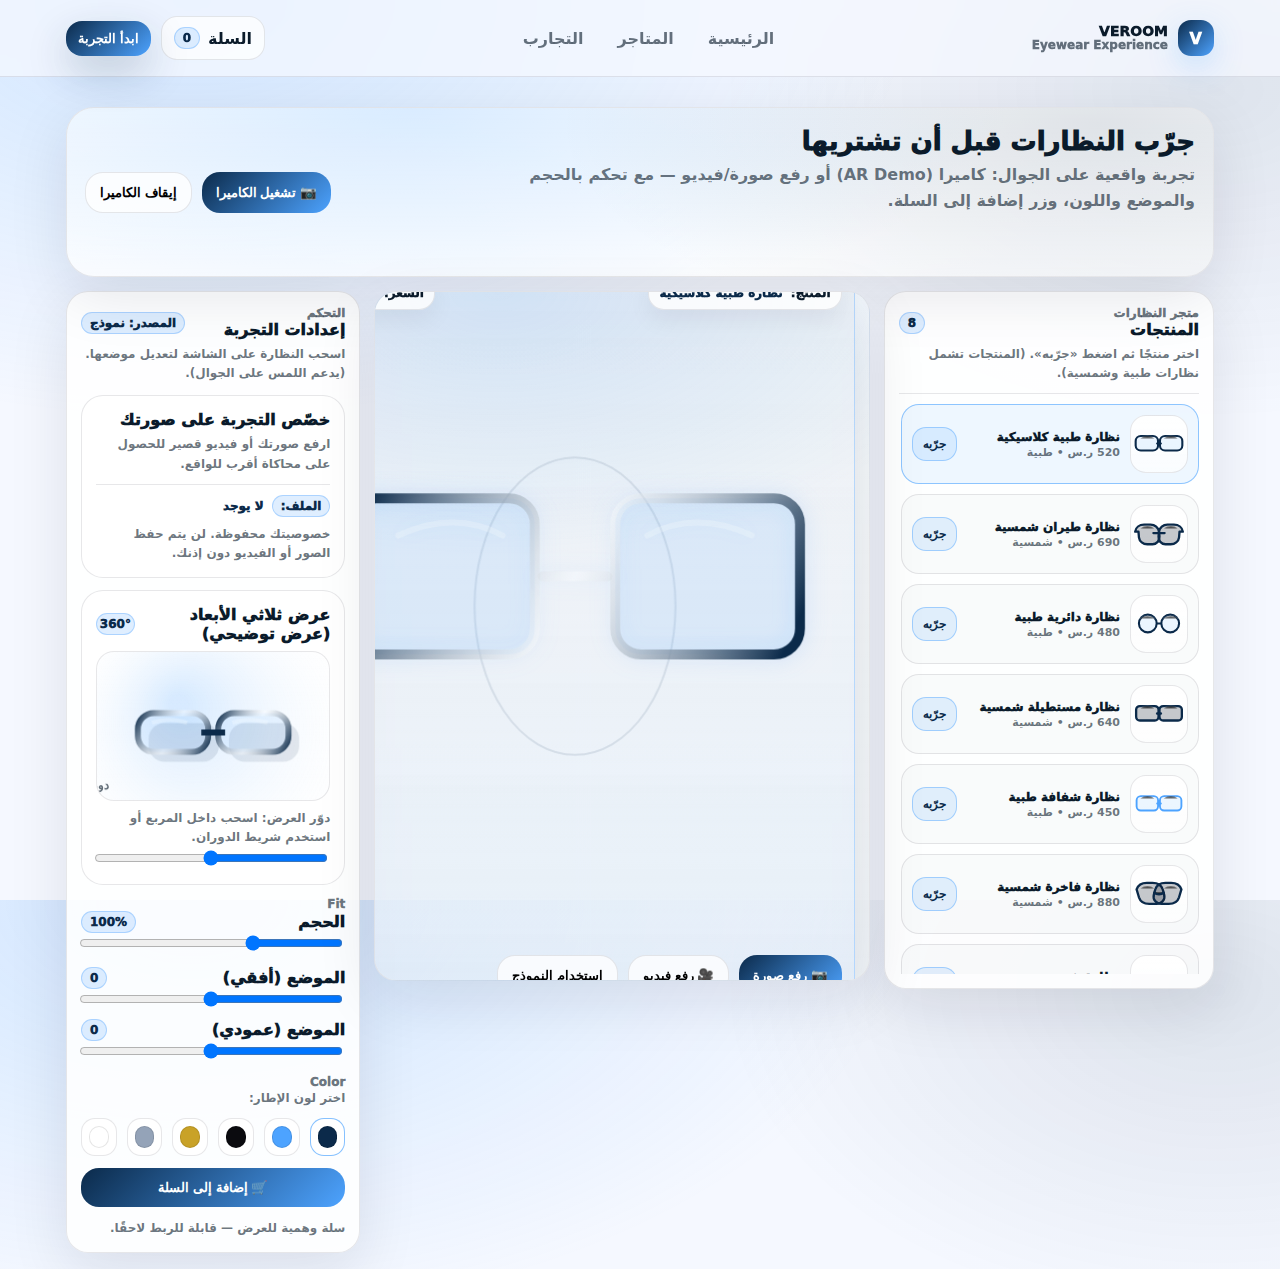
<file: NEW 24/index.html>
<!doctype html>
<html lang="ar" dir="rtl">
<head>
  <meta charset="utf-8"/>
  <meta name="viewport" content="width=device-width, initial-scale=1, viewport-fit=cover"/>
  <title>VEROOM | غرفة تجربة النظارات</title>
  <style>
    :root{
      --bg:#F5F8FF;
      --card:#FFFFFF;
      --line:rgba(15,23,42,.10);
      --text:#0B1B2B;
      --muted:rgba(11,27,43,.62);
      --p1:#0B2A4A;
      --p2:#4DA3FF;
      --shadow: 0 18px 60px rgba(15,23,42,.10);
      --r:22px;
    }
    *{box-sizing:border-box}
    html,body{height:100%}
    body{
      margin:0;
      font-family: system-ui, -apple-system, "Segoe UI", Roboto, Arial;
      background:
        radial-gradient(1200px 700px at 15% 0%, rgba(77,163,255,.22), transparent 60%),
        radial-gradient(900px 600px at 95% 10%, rgba(11,42,74,.10), transparent 55%),
        var(--bg);
      color:var(--text);
    }
    a{color:inherit;text-decoration:none}
    .container{max-width:1180px;margin:0 auto;padding:16px}
    .topbar{
      position:sticky;top:0;z-index:50;
      backdrop-filter: blur(14px);
      background: rgba(245,248,255,.72);
      border-bottom:1px solid var(--line);
    }
    .nav{display:flex;align-items:center;justify-content:space-between;gap:12px}
    .brand{display:flex;align-items:center;gap:10px;font-weight:900}
    .vmark{
      width:36px;height:36px;border-radius:13px;
      background: linear-gradient(135deg, var(--p1), var(--p2));
      display:grid;place-items:center;
      box-shadow: 0 10px 30px rgba(77,163,255,.25);
    }
    .vmark span{color:white;font-weight:1000;font-size:16px;letter-spacing:.5px}
    .menu{display:flex;gap:10px;align-items:center;color:var(--muted);font-weight:900}
    .menu a{padding:10px 12px;border-radius:14px}
    .menu a:hover{background:rgba(77,163,255,.10);color:var(--text)}
    .actions{display:flex;gap:10px;align-items:center}
    .pill{
      padding:10px 12px;border-radius:16px;border:1px solid var(--line);
      background: rgba(255,255,255,.72);
      font-weight:900;
      display:inline-flex;gap:8px;align-items:center;
    }
    .pill.primary{
      border:none;color:white;
      background: linear-gradient(135deg, var(--p1), var(--p2));
      box-shadow: 0 16px 40px rgba(11,42,74,.22);
    }
    .badge{
      display:inline-flex;align-items:center;justify-content:center;
      min-width:22px;height:22px;border-radius:999px;
      background: rgba(77,163,255,.18);
      border:1px solid rgba(77,163,255,.35);
      font-weight:1000;color:var(--p1);padding:0 8px;font-size:12px;
    }

    .hero{
      margin-top:14px;
      border-radius:28px;
      background: linear-gradient(180deg, rgba(255,255,255,.92), rgba(255,255,255,.78));
      border:1px solid var(--line);
      box-shadow: var(--shadow);
      overflow:hidden;
      position:relative;
      min-height:170px;
    }
    .hero .bg{
      position:absolute; inset:0;
      background:
        radial-gradient(1000px 340px at 30% 0%, rgba(77,163,255,.20), transparent 60%),
        radial-gradient(900px 360px at 90% 10%, rgba(11,42,74,.12), transparent 60%);
    }
    .hero .content{
      position:relative; z-index:2;
      padding:18px 18px 16px;
      display:flex;align-items:flex-end;justify-content:space-between;gap:16px;flex-wrap:wrap;
    }
    .hero h1{margin:0;font-size:26px;font-weight:1000}
    .hero p{margin:6px 0 0;color:var(--muted);font-weight:800;line-height:1.6;max-width:720px}
    .hero .cta{display:flex;gap:10px;flex-wrap:wrap}
    .btn{
      padding:12px 14px;border-radius:18px;border:1px solid var(--line);
      background: rgba(255,255,255,.78);
      font-weight:1000;cursor:pointer;
      display:inline-flex;gap:8px;align-items:center;justify-content:center;
      user-select:none;
    }
    .btn.primary{
      border:none;color:white;
      background: linear-gradient(135deg, var(--p1), var(--p2));
    }
    .btn:hover{filter:brightness(1.01)}

    .grid{
      display:grid;
      grid-template-columns: .92fr 1.38fr .82fr;
      gap:14px;
      margin-top:14px;
      align-items:start;
    }
    .card{
      background: rgba(255,255,255,.88);
      border:1px solid var(--line);
      border-radius: var(--r);
      box-shadow: var(--shadow);
    }
    .pad{padding:14px}
    .kicker{color:var(--muted);font-weight:1000;font-size:12px}
    .title{font-weight:1000;font-size:16px;margin:0}
    .sub{color:var(--muted);font-weight:850;font-size:12px;line-height:1.6;margin-top:6px}

    .leftList{display:grid;gap:10px;max-height:calc(100vh - 330px);overflow:auto;padding-left:2px}
    .item{
      display:flex;gap:10px;align-items:center;
      padding:10px;border-radius:18px;border:1px solid var(--line);
      background: rgba(11,42,74,.02);
      cursor:pointer;
    }
    .item.active{border-color:rgba(77,163,255,.60);background:rgba(77,163,255,.09)}
    .thumb{
      width:58px;height:58px;border-radius:16px;
      background: linear-gradient(180deg, rgba(255,255,255,.95), rgba(255,255,255,.70));
      border:1px solid var(--line);
      display:grid;place-items:center;overflow:hidden;
    }
    .thumb svg{width:56px;height:32px}
    .itTitle{font-weight:1000;font-size:12px}
    .itMeta{font-weight:900;color:var(--muted);font-size:11px;margin-top:2px}
    .tryBtn{
      margin-right:auto;
      padding:9px 10px;border-radius:14px;border:1px solid rgba(77,163,255,.45);
      background: rgba(77,163,255,.14);
      color: var(--p1);font-weight:1000;font-size:12px;
    }

    .viewer{
      position:relative;overflow:hidden;border-radius:22px;
      min-height:690px;
      background:
        radial-gradient(900px 480px at 25% 0%, rgba(77,163,255,.18), transparent 55%),
        linear-gradient(180deg, rgba(255,255,255,.92), rgba(255,255,255,.74));
    }
    .stage{position:absolute; inset:0; display:grid; place-items:center; padding:14px}
    .phone{
      width:min(560px, 94vw);
      aspect-ratio: 3/4;
      border-radius: 28px;
      border: 1px solid rgba(77,163,255,.35);
      background: linear-gradient(180deg, rgba(11,42,74,.06), rgba(77,163,255,.08));
      box-shadow: 0 30px 90px rgba(11,42,74,.18);
      overflow:hidden;
      position:relative;
    }
    video, canvas{position:absolute; inset:0; width:100%; height:100%; object-fit:cover}
    #overlayCanvas{pointer-events:auto}
    .phoneTop{
      position:absolute;top:12px;right:12px;left:12px;
      display:flex;justify-content:space-between;gap:10px;z-index:3;
    }
    .chip{
      padding:9px 10px;border-radius:16px;border:1px solid var(--line);
      background: rgba(255,255,255,.82);
      font-weight:1000;font-size:12px;
      display:flex;gap:8px;align-items:center;
      box-shadow: 0 10px 25px rgba(15,23,42,.06);
    }
    .chip b{color:var(--p1)}
    .phoneBottom{
      position:absolute;bottom:12px;right:12px;left:12px;
      display:flex;gap:10px;flex-wrap:wrap;z-index:3;
    }

    .controls{display:grid;gap:12px}
    .row{display:flex;justify-content:space-between;gap:12px;align-items:center}
    .range{width:100%}
    .colors{display:grid;grid-template-columns:repeat(6,1fr);gap:10px}
    .cbtn{height:38px;border-radius:14px;border:1px solid var(--line);background:white;cursor:pointer;position:relative;overflow:hidden}
    .cbtn::before{content:"";position:absolute;inset:7px;border-radius:10px;background:var(--c);box-shadow: inset 0 0 0 1px rgba(0,0,0,.10)}
    .cbtn.active{border-color:rgba(77,163,255,.68)}
    .hr{height:1px;background:var(--line);margin:10px 0}
    .small{font-size:12px;color:var(--muted);font-weight:850;line-height:1.6}
    .mini3d{
      height:150px;border-radius:18px;border:1px solid var(--line);
      background: linear-gradient(180deg, rgba(255,255,255,.92), rgba(255,255,255,.70));
      position:relative; overflow:hidden;
    }
    #mini3d{width:100%;height:100%}
    .toast{
      position:fixed;left:50%;transform:translateX(-50%);
      bottom:18px;z-index:999;
      background: rgba(255,255,255,.94);
      border:1px solid var(--line);
      border-radius:18px;
      padding:12px 14px;
      box-shadow: var(--shadow);
      display:none;
      font-weight:1000;
    }
    .fileHint{display:flex;gap:8px;align-items:center;flex-wrap:wrap}
    .fileName{font-weight:1000;color:var(--p1);font-size:12px}

    @media (max-width: 1020px){
      .grid{grid-template-columns:1fr;gap:12px}
      .leftList{max-height:none}
      .viewer{min-height:640px}
      .menu{display:none}
    }
    @media (max-width: 560px){
      .container{padding:12px}
      .hero h1{font-size:22px}
      .btn{flex:1}
      .phoneBottom{gap:8px}
    }
  </style>
</head>
<body>

  <noscript>
    <div style="max-width:980px;margin:16px auto;padding:14px 16px;border-radius:18px;border:1px solid rgba(15,23,42,.15);background:#fff;font-family:system-ui,-apple-system,Segoe UI,Roboto,Arial;color:#0B1B2B;line-height:1.7">
      <div style="font-weight:900;font-size:16px;margin-bottom:6px">⚠️ المتصفح لا يشغّل JavaScript</div>
      <div>هذا النموذج يحتاج JavaScript لعرض المنتجات وتشغيل الأزرار. إذا كنت تفتح الملف داخل “المعاينة/Preview” في تطبيق الملفات على الآيفون، اضغط <b>مشاركة</b> ثم <b>فتح في Safari</b>.</div>
    </div>
  </noscript>

  <div class="topbar">
    <div class="container nav">
      <div class="brand">
        <div class="vmark"><span>V</span></div>
        <div>
          <div style="font-size:14px;line-height:1;font-weight:1000">VEROOM</div>
          <div class="kicker">Eyewear Experience</div>
        </div>
      </div>

      <div class="menu">
        <a href="#" onclick="return false;">الرئيسية</a>
        <a href="#" onclick="return false;">المتاجر</a>
        <a href="#" onclick="return false;">التجارب</a>
      </div>

      <div class="actions">
        <a class="pill" href="#" onclick="return false;">السلة <span class="badge" id="cartCount">0</span></a>
        <button class="pill primary" id="goTry" type="button">ابدأ التجربة</button>
      </div>
    </div>
  </div>

  <main class="container">
    <section class="hero" aria-label="Hero">
      <div class="bg"></div>
      <div class="content">
        <div>
          <h1>جرّب النظارات قبل أن تشتريها</h1>
          <p>تجربة واقعية على الجوال: كاميرا (AR Demo) أو رفع صورة/فيديو — مع تحكم بالحجم والموضع واللون، وزر إضافة إلى السلة.</p>
        </div>
        <div class="cta">
          <button class="btn primary" id="startCam" type="button">📷 تشغيل الكاميرا</button>
          <button class="btn" id="stopCam" type="button">إيقاف الكاميرا</button>
        </div>
      </div>
    </section>

    <section class="grid">
      <aside class="card pad">
        <div class="row">
          <div>
            <div class="kicker">متجر النظارات</div>
            <div class="title">المنتجات</div>
          </div>
          <span class="badge">8</span>
        </div>
        <div class="sub">اختر منتجًا ثم اضغط «جرّبه». (المنتجات تشمل نظارات طبية وشمسية).</div>
        <div class="hr"></div>
        
<div id="list" class="leftList">
  <div style="padding:12px;border-radius:18px;border:1px dashed rgba(11,42,74,.25);background:rgba(77,163,255,.08);font-weight:900">
    إذا لم تظهر المنتجات أو لم تعمل الأزرار: افتح <b>index.html</b> في متصفح <b>Safari/Chrome</b> (وليس داخل المعاينة).
  </div>
  <div style="display:grid;gap:10px">
    <div class="item"><div class="thumb"></div><div><div class="itTitle">نظارة طبية كلاسيكية</div><div class="itMeta">520 ر.س • طبية</div></div><button class="tryBtn" type="button" disabled>جرّبه</button></div>
    <div class="item"><div class="thumb"></div><div><div class="itTitle">نظارة طيران شمسية</div><div class="itMeta">690 ر.س • شمسية</div></div><button class="tryBtn" type="button" disabled>جرّبه</button></div>
    <div class="item"><div class="thumb"></div><div><div class="itTitle">نظارة فاخرة شمسية</div><div class="itMeta">880 ر.س • شمسية</div></div><button class="tryBtn" type="button" disabled>جرّبه</button></div>
  </div>
</div>

      </aside>

      <section class="card viewer" aria-label="Try-On Viewer">
        <div class="stage">
          <div class="phone" id="phone">
            <div class="phoneTop">
              <div class="chip">المنتج: <b id="currentName">—</b></div>
              <div class="chip">السعر: <b id="currentPrice">—</b></div>
            </div>

            <video id="video" autoplay playsinline muted></video>
            <canvas id="bgCanvas"></canvas>
            <canvas id="overlayCanvas"></canvas>

            <div class="phoneBottom">
              <button class="btn primary" id="uploadPhotoBtn" type="button">📷 رفع صورة</button>
              <button class="btn" id="uploadVideoBtn" type="button">🎥 رفع فيديو</button>
              <button class="btn" id="useDemo" type="button">استخدام النموذج</button>
            </div>

            <input id="photoInput" type="file" accept="image/*" hidden>
            <input id="videoInput" type="file" accept="video/*" hidden>
          </div>
        </div>
      </section>

      <aside class="card pad controls" aria-label="Controls">
        <div>
          <div class="row">
            <div>
              <div class="kicker">التحكم</div>
              <div class="title">إعدادات التجربة</div>
            </div>
            <span class="badge" id="sourceLabel">المصدر: نموذج</span>
          </div>
          <div class="small" style="margin-top:6px">اسحب النظارة على الشاشة لتعديل موضعها. (يدعم اللمس على الجوال).</div>
        </div>

        <div class="card pad" style="box-shadow:none;background:rgba(255,255,255,.66)">
          <div style="font-weight:1000;margin-bottom:6px">خصّص التجربة على صورتك</div>
          <div class="small">ارفع صورتك أو فيديو قصير للحصول على محاكاة أقرب للواقع.</div>
          <div class="hr"></div>
          <div class="fileHint">
            <span class="badge">الملف:</span>
            <span class="fileName" id="fileName">لا يوجد</span>
          </div>
          <div class="small" style="margin-top:8px">خصوصيتك محفوظة. لن يتم حفظ الصور أو الفيديو دون إذنك.</div>
        </div>

        <div class="card pad" style="box-shadow:none;background:rgba(255,255,255,.66)">
          <div class="row" style="margin-bottom:8px">
            <div style="font-weight:1000">عرض ثلاثي الأبعاد (عرض توضيحي)</div>
            <span class="badge">360°</span>
          </div>
          <div class="mini3d">
            <canvas id="mini3d"></canvas>
          </div>
          <div class="small" style="margin-top:8px">دوّر العرض: اسحب داخل المربع أو استخدم شريط الدوران.</div>
          <input class="range" id="rot" type="range" min="-3.14" max="3.14" step="0.01" value="0">
        </div>

        <div>
          <div class="kicker">Fit</div>
          <div class="row">
            <div style="font-weight:1000">الحجم</div>
            <div class="badge" id="scaleVal">100%</div>
          </div>
          <input class="range" id="scale" type="range" min="0.70" max="1.60" step="0.01" value="1.00">
        </div>

        <div>
          <div class="row">
            <div style="font-weight:1000">الموضع (أفقي)</div>
            <div class="badge" id="xVal">0</div>
          </div>
          <input class="range" id="x" type="range" min="-140" max="140" step="1" value="0">

          <div class="row" style="margin-top:8px">
            <div style="font-weight:1000">الموضع (عمودي)</div>
            <div class="badge" id="yVal">0</div>
          </div>
          <input class="range" id="y" type="range" min="-160" max="160" step="1" value="0">
        </div>

        <div>
          <div class="kicker">Color</div>
          <div class="small">اختر لون الإطار:</div>
          <div id="colors" class="colors" style="margin-top:10px"></div>
        </div>

        <button class="btn primary" id="addCart" type="button">🛒 إضافة إلى السلة</button>
        <div class="small">سلة وهمية للعرض — قابلة للربط لاحقًا.</div>
      </aside>
    </section>
  </main>

  <div class="toast" id="toast">—</div>

  <script>
    const $ = (s)=>document.querySelector(s);
    const $$ = (s)=>Array.from(document.querySelectorAll(s));

    const catalog = [
      {id:'g1', name:'نظارة طبية كلاسيكية', price:'520 ر.س', model:'classic', kind:'optical', tint:'#0B2A4A'},
      {id:'g2', name:'نظارة طيران شمسية',   price:'690 ر.س', model:'aviator', kind:'sun',     tint:'#0B2A4A'},
      {id:'g3', name:'نظارة دائرية طبية',   price:'480 ر.س', model:'round',   kind:'optical', tint:'#0B2A4A'},
      {id:'g4', name:'نظارة مستطيلة شمسية', price:'640 ر.س', model:'rect',    kind:'sun',     tint:'#0B2A4A'},
      {id:'g5', name:'نظارة شفافة طبية',    price:'450 ر.س', model:'clear',   kind:'optical', tint:'#4DA3FF'},
      {id:'g6', name:'نظارة فاخرة شمسية',   price:'880 ر.س', model:'lux',     kind:'sun',     tint:'#0B2A4A'},
      {id:'g7', name:'نظارة شمسية عريضة',   price:'720 ر.س', model:'wide',    kind:'sun',     tint:'#0B2A4A'},
      {id:'g8', name:'نظارة شمسية مستديرة', price:'610 ر.س', model:'sunround',kind:'sun',     tint:'#0B2A4A'},
    ];

    const state = {
      current: catalog[0],
      scale: 1.0, x: 0, y: 0,
      color: '#0B2A4A',
      rotation: 0,
      useUpload: false,
      uploadedImage: null,
      camOn: false
    };

    function toast(msg){
      const t = $("#toast");
      t.textContent = msg;
      t.style.display = "block";
      clearTimeout(toast._t);
      toast._t = setTimeout(()=> t.style.display="none", 2200);
    }

    function glassesThumbSVG(p){
      const stroke = p.tint;
      const lens = p.kind==='sun' ? 'rgba(15,23,42,.24)' : 'rgba(77,163,255,.10)';
      const glare = 'rgba(255,255,255,.22)';
      const sw = p.kind==='sun' ? 10 : 9;
      const shapes = {
        classic: `<rect x="20" y="26" width="96" height="62" rx="22" fill="${lens}" stroke="${stroke}" stroke-width="${sw}"/>
                 <rect x="124" y="26" width="96" height="62" rx="22" fill="${lens}" stroke="${stroke}" stroke-width="${sw}"/>
                 <path d="M112 58h16" stroke="${stroke}" stroke-width="${sw}" stroke-linecap="round"/>`,
        aviator:`<path d="M18 50c2-18 18-30 38-30h28c18 0 34 12 36 30l2 20c2 18-12 34-30 34H70c-18 0-34-12-36-30l-2-24z"
                   fill="${lens}" stroke="${stroke}" stroke-width="${sw}" stroke-linejoin="round"/>
                 <path d="M222 50c-2-18-18-30-38-30h-28c-18 0-34 12-36 30l-2 20c-2 18 12 34 30 34h22c18 0 34-12 36-30l2-24z"
                   fill="${lens}" stroke="${stroke}" stroke-width="${sw}" stroke-linejoin="round"/>
                 <path d="M96 56h48" stroke="${stroke}" stroke-width="${sw}" stroke-linecap="round"/>`,
        round:  `<circle cx="72" cy="58" r="38" fill="${lens}" stroke="${stroke}" stroke-width="${sw}"/>
                 <circle cx="168" cy="58" r="38" fill="${lens}" stroke="${stroke}" stroke-width="${sw}"/>
                 <path d="M112 58h16" stroke="${stroke}" stroke-width="${sw}" stroke-linecap="round"/>`,
        rect:   `<rect x="22" y="26" width="96" height="62" rx="16" fill="${lens}" stroke="${stroke}" stroke-width="${sw}"/>
                 <rect x="122" y="26" width="96" height="62" rx="16" fill="${lens}" stroke="${stroke}" stroke-width="${sw}"/>
                 <path d="M112 58h16" stroke="${stroke}" stroke-width="${sw}" stroke-linecap="round"/>`,
        clear:  `<rect x="24" y="26" width="92" height="62" rx="18" fill="${lens}" stroke="${stroke}" stroke-width="8"/>
                 <rect x="124" y="26" width="92" height="62" rx="18" fill="${lens}" stroke="${stroke}" stroke-width="8"/>
                 <path d="M112 58h16" stroke="${stroke}" stroke-width="8" stroke-linecap="round"/>`,
        lux:    `<path d="M24 40c6-18 22-28 44-28h24c22 0 38 10 44 28l6 22c6 22-10 40-32 40H78c-22 0-38-10-44-28l-10-34z"
                   fill="${lens}" stroke="${stroke}" stroke-width="${sw}" stroke-linejoin="round"/>
                 <path d="M216 40c-6-18-22-28-44-28h-24c-22 0-38 10-44 28l-6 22c-6 22 10 40 32 40h32c22 0 38-10 44-28l10-34z"
                   fill="${lens}" stroke="${stroke}" stroke-width="${sw}" stroke-linejoin="round"/>
                 <path d="M100 54c10 10 30 10 40 0" stroke="${stroke}" stroke-width="${sw}" stroke-linecap="round"/>`,
        wide:   `<rect x="12" y="28" width="104" height="60" rx="26" fill="${lens}" stroke="${stroke}" stroke-width="${sw}"/>
                 <rect x="124" y="28" width="104" height="60" rx="26" fill="${lens}" stroke="${stroke}" stroke-width="${sw}"/>
                 <path d="M112 58h16" stroke="${stroke}" stroke-width="${sw}" stroke-linecap="round"/>`,
        sunround:`<circle cx="72" cy="58" r="40" fill="${lens}" stroke="${stroke}" stroke-width="${sw}"/>
                  <circle cx="168" cy="58" r="40" fill="${lens}" stroke="${stroke}" stroke-width="${sw}"/>
                  <path d="M112 58h16" stroke="${stroke}" stroke-width="${sw}" stroke-linecap="round"/>`,
      };
      const s = shapes[p.model] || shapes.classic;
      return `<svg viewBox="0 0 240 120" xmlns="http://www.w3.org/2000/svg">
        ${s}
        <path d="M40 36c18-14 44-14 60 0" stroke="${glare}" stroke-width="8" stroke-linecap="round" opacity=".6"/>
        <path d="M140 36c18-14 44-14 60 0" stroke="${glare}" stroke-width="8" stroke-linecap="round" opacity=".6"/>
      </svg>`;
    }

    function renderList(){
      const list = $("#list");
      list.innerHTML = catalog.map(p=>`
        <div class="item ${p.id===state.current.id?'active':''}" data-id="${p.id}">
          <div class="thumb">${glassesThumbSVG(p)}</div>
          <div>
            <div class="itTitle">${p.name}</div>
            <div class="itMeta">${p.price} • ${p.kind==='sun'?'شمسية':'طبية'}</div>
          </div>
          <button class="tryBtn" type="button">جرّبه</button>
        </div>
      `).join("");

      $$("#list .item").forEach(el=>{
        el.addEventListener("click", ()=>{
          const p = catalog.find(x=>x.id===el.dataset.id);
          if(p) setCurrent(p);
        });
      });
    }

    function setCurrent(p){
      state.current = p;
      $("#currentName").textContent = p.name;
      $("#currentPrice").textContent = p.price;
      state.color = p.tint;
      setColor(state.color, true);
      renderList();
      drawOverlay();
      drawMini3D();
    }

    function setColor(hex, silent=false){
      state.color = hex;
      $$("#colors .cbtn").forEach(b=> b.classList.toggle("active", b.dataset.c === hex));
      if(!silent){ drawOverlay(); drawMini3D(); }
    }

    async function startCamera(){
      const video = $("#video");
      try{
        const stream = await navigator.mediaDevices.getUserMedia({video:{facingMode:"user"}, audio:false});
        video.srcObject = stream;
        state.camOn = true;
        state.useUpload = false;
        $("#sourceLabel").textContent = "المصدر: كاميرا";
        $("#fileName").textContent = "لا يوجد";
        toast("✅ تم تشغيل الكاميرا");
      }catch(e){
        toast("⚠️ تعذر تشغيل الكاميرا. استخدم رفع صورة/فيديو.");
      }
      drawOverlay();
    }
    function stopCamera(){
      const video = $("#video");
      const s = video.srcObject;
      if(s){ s.getTracks().forEach(t=>t.stop()); video.srcObject=null; }
      state.camOn = false;
      toast("تم إيقاف الكاميرا");
      drawOverlay();
    }

    function bindUpload(){
      $("#uploadPhotoBtn").addEventListener("click", ()=> $("#photoInput").click());
      $("#uploadVideoBtn").addEventListener("click", ()=> $("#videoInput").click());

      $("#photoInput").addEventListener("change", (e)=>{
        const f = e.target.files && e.target.files[0];
        if(!f) return;
        const url = URL.createObjectURL(f);
        const img = new Image();
        img.onload = ()=>{
          state.uploadedImage = img;
          state.useUpload = true;
          $("#sourceLabel").textContent = "المصدر: صورة";
          $("#fileName").textContent = f.name;
          toast("✅ تم إرفاق الصورة");
          drawOverlay();
        };
        img.src = url;
      });

      $("#videoInput").addEventListener("change", async (e)=>{
        const f = e.target.files && e.target.files[0];
        if(!f) return;
        const url = URL.createObjectURL(f);
        const v = document.createElement("video");
        v.src = url;
        v.muted = true;
        v.playsInline = true;
        try{ await v.play(); }catch(_){}
        v.currentTime = 0.25;
        v.onloadeddata = ()=>{
          const c = document.createElement("canvas");
          c.width = v.videoWidth || 720;
          c.height = v.videoHeight || 960;
          const cx = c.getContext("2d");
          cx.drawImage(v,0,0,c.width,c.height);
          const img = new Image();
          img.onload = ()=>{
            state.uploadedImage = img;
            state.useUpload = true;
            $("#sourceLabel").textContent = "المصدر: فيديو";
            $("#fileName").textContent = f.name;
            toast("✅ تم إرفاق الفيديو (عرض لقطة)");
            drawOverlay();
          };
          img.src = c.toDataURL("image/jpeg", 0.92);
          v.pause();
        };
      });

      $("#useDemo").addEventListener("click", ()=>{
        state.useUpload = false;
        state.uploadedImage = null;
        $("#sourceLabel").textContent = state.camOn ? "المصدر: كاميرا" : "المصدر: نموذج";
        $("#fileName").textContent = "لا يوجد";
        toast("تم استخدام النموذج");
        drawOverlay();
      });
    }

    function drawOverlay(){
      const phone = $("#phone");
      const rect = phone.getBoundingClientRect();

      const bg = $("#bgCanvas");
      const bgx = bg.getContext("2d");
      const ov = $("#overlayCanvas");
      const ctx = ov.getContext("2d");

      const w = Math.round(rect.width * devicePixelRatio);
      const h = Math.round(rect.height * devicePixelRatio);
      bg.width = w; bg.height = h;
      ov.width = w; ov.height = h;
      bgx.setTransform(devicePixelRatio,0,0,devicePixelRatio,0,0);
      ctx.setTransform(devicePixelRatio,0,0,devicePixelRatio,0,0);
      bgx.clearRect(0,0,rect.width,rect.height);
      ctx.clearRect(0,0,rect.width,rect.height);

      if(state.useUpload && state.uploadedImage){
        const img = state.uploadedImage;
        const iw = img.width, ih = img.height;
        const rw = rect.width, rh = rect.height;
        const s = Math.max(rw/iw, rh/ih);
        const dw = iw*s, dh = ih*s;
        const dx = (rw - dw)/2;
        const dy = (rh - dh)/2;
        bgx.drawImage(img, dx, dy, dw, dh);
      }else{
        const g = bgx.createLinearGradient(0,0,0,rect.height);
        g.addColorStop(0,"rgba(255,255,255,0)");
        g.addColorStop(1,"rgba(11,42,74,.03)");
        bgx.fillStyle = g;
        bgx.fillRect(0,0,rect.width,rect.height);
        bgx.fillStyle = "rgba(11,42,74,.08)";
        bgx.beginPath();
        bgx.ellipse(rect.width/2, rect.height*0.46, rect.width*0.18, rect.height*0.20, 0, 0, Math.PI*2);
        bgx.strokeStyle = "rgba(11,42,74,.10)";
        bgx.lineWidth = 2;
        bgx.stroke();
      }

      const cx = rect.width/2 + state.x;
      const cy = rect.height*0.42 + state.y;
      const baseW = rect.width*0.72*state.scale;
      const baseH = rect.height*0.25*state.scale;

      const frame = state.color;
      const isSun = state.current.kind === 'sun';
      const lensTint = isSun ? "rgba(15,23,42,.32)" : "rgba(77,163,255,.10)";

      function roundRect(x,y,w,h,r){
        const rr = Math.min(r, w/2, h/2);
        ctx.beginPath();
        ctx.moveTo(x+rr,y);
        ctx.arcTo(x+w,y,x+w,y+h,rr);
        ctx.arcTo(x+w,y+h,x,y+h,rr);
        ctx.arcTo(x,y+h,x,y,rr);
        ctx.arcTo(x,y,x+w,y,rr);
        ctx.closePath();
      }

      ctx.save();
      ctx.translate(cx, cy);
      ctx.shadowColor = "rgba(77,163,255,.22)";
      ctx.shadowBlur = 22;
      ctx.lineJoin = "round";
      ctx.lineCap = "round";

      const grad = ctx.createLinearGradient(-baseW/2, -baseH/2, baseW/2, baseH/2);
      grad.addColorStop(0, frame);
      grad.addColorStop(.5, "rgba(255,255,255,.35)");
      grad.addColorStop(1, frame);

      const sw = isSun ? 12 : 10;

      function drawClassic(){
        ctx.fillStyle = lensTint;
        roundRect(-baseW*0.56, -baseH*0.42, baseW*0.46, baseH*0.84, 26); ctx.fill();
        roundRect(baseW*0.10, -baseH*0.42, baseW*0.46, baseH*0.84, 26); ctx.fill();

        ctx.strokeStyle = grad; ctx.lineWidth = sw;
        roundRect(-baseW*0.56, -baseH*0.42, baseW*0.46, baseH*0.84, 26); ctx.stroke();
        roundRect(baseW*0.10, -baseH*0.42, baseW*0.46, baseH*0.84, 26); ctx.stroke();

        ctx.beginPath(); ctx.moveTo(-baseW*0.08, 0); ctx.lineTo(baseW*0.08, 0); ctx.stroke();

        ctx.strokeStyle = "rgba(255,255,255,.22)"; ctx.lineWidth = 6;
        ctx.beginPath();
        ctx.moveTo(-baseW*0.44, -baseH*0.22);
        ctx.quadraticCurveTo(-baseW*0.30, -baseH*0.36, -baseW*0.18, -baseH*0.22);
        ctx.stroke();
        ctx.beginPath();
        ctx.moveTo(baseW*0.18, -baseH*0.22);
        ctx.quadraticCurveTo(baseW*0.30, -baseH*0.36, baseW*0.44, -baseH*0.22);
        ctx.stroke();
      }
      function drawRound(){
        ctx.fillStyle = lensTint;
        ctx.beginPath(); ctx.arc(-baseW*0.23, 0, baseH*0.56, 0, Math.PI*2); ctx.fill();
        ctx.beginPath(); ctx.arc(baseW*0.23, 0, baseH*0.56, 0, Math.PI*2); ctx.fill();

        ctx.strokeStyle = grad; ctx.lineWidth = sw;
        ctx.beginPath(); ctx.arc(-baseW*0.23, 0, baseH*0.56, 0, Math.PI*2); ctx.stroke();
        ctx.beginPath(); ctx.arc(baseW*0.23, 0, baseH*0.56, 0, Math.PI*2); ctx.stroke();
        ctx.beginPath(); ctx.moveTo(-baseW*0.06,0); ctx.lineTo(baseW*0.06,0); ctx.stroke();
      }
      function drawAviator(){
        ctx.fillStyle = lensTint;
        roundRect(-baseW*0.54, -baseH*0.44, baseW*0.44, baseH*0.88, 30); ctx.fill();
        roundRect(baseW*0.10, -baseH*0.44, baseW*0.44, baseH*0.88, 30); ctx.fill();

        ctx.strokeStyle = grad; ctx.lineWidth = sw;
        roundRect(-baseW*0.54, -baseH*0.44, baseW*0.44, baseH*0.88, 30); ctx.stroke();
        roundRect(baseW*0.10, -baseH*0.44, baseW*0.44, baseH*0.88, 30); ctx.stroke();
        ctx.beginPath(); ctx.moveTo(-baseW*0.08,0); ctx.lineTo(baseW*0.08,0); ctx.stroke();
      }
      function drawRect(){
        ctx.fillStyle = lensTint;
        roundRect(-baseW*0.56, -baseH*0.40, baseW*0.46, baseH*0.80, 18); ctx.fill();
        roundRect(baseW*0.10, -baseH*0.40, baseW*0.46, baseH*0.80, 18); ctx.fill();

        ctx.strokeStyle = grad; ctx.lineWidth = sw;
        roundRect(-baseW*0.56, -baseH*0.40, baseW*0.46, baseH*0.80, 18); ctx.stroke();
        roundRect(baseW*0.10, -baseH*0.40, baseW*0.46, baseH*0.80, 18); ctx.stroke();
        ctx.beginPath(); ctx.moveTo(-baseW*0.08,0); ctx.lineTo(baseW*0.08,0); ctx.stroke();
      }
      function drawLux(){
        ctx.fillStyle = lensTint;
        roundRect(-baseW*0.58, -baseH*0.46, baseW*0.48, baseH*0.92, 22); ctx.fill();
        roundRect(baseW*0.10, -baseH*0.46, baseW*0.48, baseH*0.92, 22); ctx.fill();

        ctx.strokeStyle = grad; ctx.lineWidth = sw + 2;
        roundRect(-baseW*0.58, -baseH*0.46, baseW*0.48, baseH*0.92, 22); ctx.stroke();
        roundRect(baseW*0.10, -baseH*0.46, baseW*0.48, baseH*0.92, 22); ctx.stroke();

        ctx.beginPath();
        ctx.moveTo(-baseW*0.10, -baseH*0.05);
        ctx.quadraticCurveTo(0, baseH*0.12, baseW*0.10, -baseH*0.05);
        ctx.stroke();
      }
      function drawWide(){
        ctx.fillStyle = lensTint;
        roundRect(-baseW*0.62, -baseH*0.40, baseW*0.52, baseH*0.80, 30); ctx.fill();
        roundRect(baseW*0.10, -baseH*0.40, baseW*0.52, baseH*0.80, 30); ctx.fill();

        ctx.strokeStyle = grad; ctx.lineWidth = sw + 1;
        roundRect(-baseW*0.62, -baseH*0.40, baseW*0.52, baseH*0.80, 30); ctx.stroke();
        roundRect(baseW*0.10, -baseH*0.40, baseW*0.52, baseH*0.80, 30); ctx.stroke();
        ctx.beginPath(); ctx.moveTo(-baseW*0.10,0); ctx.lineTo(baseW*0.10,0); ctx.stroke();
      }

      const m = state.current.model;
      if(m==="round") drawRound();
      else if(m==="aviator") drawAviator();
      else if(m==="rect") drawRect();
      else if(m==="lux") drawLux();
      else if(m==="wide") drawWide();
      else if(m==="sunround") drawRound();
      else drawClassic();

      ctx.restore();
    }

    function drawMini3D(){
      const c = $("#mini3d");
      const ctx = c.getContext("2d");
      const wrap = c.parentElement.getBoundingClientRect();
      c.width = Math.round(wrap.width * devicePixelRatio);
      c.height = Math.round(wrap.height * devicePixelRatio);
      ctx.setTransform(devicePixelRatio,0,0,devicePixelRatio,0,0);
      ctx.clearRect(0,0,wrap.width,wrap.height);

      const w = wrap.width, h = wrap.height;
      const rot = state.rotation;

      const g = ctx.createRadialGradient(w*0.35,h*0.35,10,w*0.5,h*0.6,w*0.7);
      g.addColorStop(0,"rgba(77,163,255,.22)");
      g.addColorStop(1,"rgba(255,255,255,0)");
      ctx.fillStyle = g; ctx.fillRect(0,0,w,h);

      const cx = w/2, cy = h/2 + 6;
      const baseW = Math.min(w, 360) * 0.72;
      const baseH = baseW * 0.22;
      const depth = 18;

      const persp = Math.cos(rot) * 0.35 + 0.65;
      const skew = Math.sin(rot) * 0.25;

      const frame = state.color;
      const isSun = state.current.kind==='sun';
      const lens = isSun ? "rgba(15,23,42,.30)" : "rgba(77,163,255,.10)";

      function rr(x,y,ww,hh,r){
        const rr = Math.min(r, ww/2, hh/2);
        ctx.beginPath();
        ctx.moveTo(x+rr,y);
        ctx.arcTo(x+ww,y,x+ww,y+hh,rr);
        ctx.arcTo(x+ww,y+hh,x,y+hh,rr);
        ctx.arcTo(x,y+hh,x,y,rr);
        ctx.arcTo(x,y,x+ww,y,rr);
        ctx.closePath();
      }
      function drawLens(x){
        const ww = baseW*0.42*persp;
        const hh = baseH*1.05;
        const y = cy - hh/2;
        const xx = cx + x - ww/2 + skew*30;
        ctx.fillStyle = "rgba(11,42,74,.10)";
        rr(xx+depth*0.6, y+depth*0.55, ww, hh, 16); ctx.fill();
        ctx.fillStyle = lens;
        rr(xx, y, ww, hh, 16); ctx.fill();
        const grad = ctx.createLinearGradient(xx,y,xx+ww,y+hh);
        grad.addColorStop(0, frame);
        grad.addColorStop(.5, "rgba(255,255,255,.35)");
        grad.addColorStop(1, frame);
        ctx.strokeStyle = grad;
        ctx.lineWidth = 6;
        rr(xx, y, ww, hh, 16); ctx.stroke();
        ctx.strokeStyle = "rgba(255,255,255,.25)";
        ctx.lineWidth = 4;
        ctx.beginPath();
        ctx.moveTo(xx+ww*0.20, y+hh*0.25);
        ctx.quadraticCurveTo(xx+ww*0.45, y+hh*0.10, xx+ww*0.70, y+hh*0.25);
        ctx.stroke();
      }
      drawLens(-baseW*0.24);
      drawLens(baseW*0.24);

      ctx.strokeStyle = frame;
      ctx.lineWidth = 6;
      ctx.beginPath();
      ctx.moveTo(cx-12, cy + skew*6);
      ctx.lineTo(cx+12, cy - skew*6);
      ctx.stroke();

      ctx.fillStyle = "rgba(11,27,43,.65)";
      ctx.font = "800 12px Cairo, Arial";
      ctx.fillText("دوران 360° — عرض توضيحي", 12, h-12);
    }

    function bindDrag(){
      const canvas = $("#overlayCanvas");
      let dragging=false, sx=0, sy=0, ox=0, oy=0;
      canvas.addEventListener("pointerdown", (e)=>{
        dragging=true; sx=e.clientX; sy=e.clientY; ox=state.x; oy=state.y;
        try{ canvas.setPointerCapture(e.pointerId); }catch(_){}
      });
      canvas.addEventListener("pointermove", (e)=>{
        if(!dragging) return;
        const dx = e.clientX - sx;
        const dy = e.clientY - sy;
        state.x = ox + dx*0.35;
        state.y = oy + dy*0.35;
        $("#x").value = state.x;
        $("#y").value = state.y;
        $("#xVal").textContent = Math.round(state.x);
        $("#yVal").textContent = Math.round(state.y);
        drawOverlay();
      });
      canvas.addEventListener("pointerup", ()=> dragging=false);
      canvas.addEventListener("pointercancel", ()=> dragging=false);
    }

    function bindControls(){
      $("#scale").addEventListener("input", (e)=>{
        state.scale = parseFloat(e.target.value);
        $("#scaleVal").textContent = Math.round(state.scale*100) + "%";
        drawOverlay();
      });
      $("#x").addEventListener("input", (e)=>{
        state.x = parseFloat(e.target.value);
        $("#xVal").textContent = Math.round(state.x);
        drawOverlay();
      });
      $("#y").addEventListener("input", (e)=>{
        state.y = parseFloat(e.target.value);
        $("#yVal").textContent = Math.round(state.y);
        drawOverlay();
      });

      $("#rot").addEventListener("input", (e)=>{
        state.rotation = parseFloat(e.target.value);
        drawMini3D();
      });

      const mini = $("#mini3d");
      let md=false, mx=0, mr=0;
      mini.addEventListener("pointerdown",(e)=>{
        md=true; mx=e.clientX; mr=state.rotation;
        try{ mini.setPointerCapture(e.pointerId); }catch(_){}
      });
      mini.addEventListener("pointermove",(e)=>{
        if(!md) return;
        const dx = e.clientX - mx;
        state.rotation = mr + dx*0.01;
        $("#rot").value = state.rotation;
        drawMini3D();
      });
      mini.addEventListener("pointerup",()=> md=false);
      mini.addEventListener("pointercancel",()=> md=false);

      $("#addCart").addEventListener("click", ()=>{
        const count = (parseInt($("#cartCount").textContent,10)||0) + 1;
        $("#cartCount").textContent = count;
        toast("🛒 تمت إضافة النظارة إلى السلة");
      });

      $("#startCam").addEventListener("click", startCamera);
      $("#stopCam").addEventListener("click", stopCamera);
      $("#goTry").addEventListener("click", ()=>{
        document.querySelector(".viewer").scrollIntoView({behavior:"smooth", block:"start"});
      });
    }

    function initColors(){
      const colors = [
        {name:"أزرق غامق", c:"#0B2A4A"},
        {name:"أزرق فاتح", c:"#4DA3FF"},
        {name:"أسود", c:"#0B0B0F"},
        {name:"ذهبي", c:"#C9A227"},
        {name:"فضي", c:"#94A3B8"},
        {name:"أبيض", c:"#FFFFFF"},
      ];
      const holder = $("#colors");
      holder.innerHTML = colors.map(x=>`<button class="cbtn" type="button" data-c="${x.c}" title="${x.name}" style="--c:${x.c}"></button>`).join("");
      $$("#colors .cbtn").forEach(b=> b.addEventListener("click", ()=> setColor(b.dataset.c)));
      setColor(state.color, true);
    }

    function init(){
      renderList();
      initColors();
      bindControls();
      bindUpload();
      bindDrag();

      window.addEventListener("resize", ()=>{ drawOverlay(); drawMini3D(); });

      setCurrent(catalog[0]);
      setTimeout(()=>{ drawOverlay(); drawMini3D(); }, 120);
    }

    document.addEventListener("DOMContentLoaded", init);
  </script>
</body>
</html>
</file>
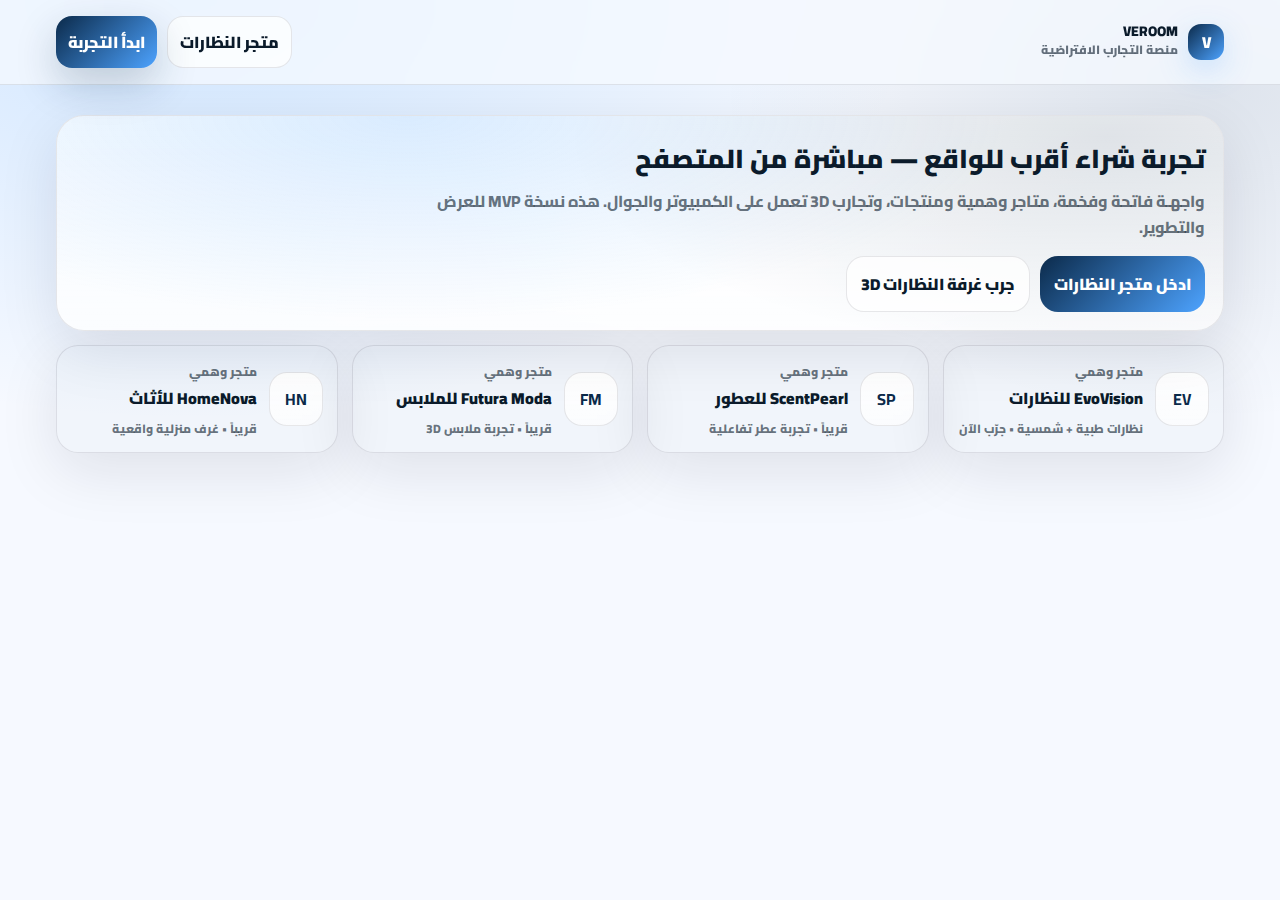
<file: VEROOM_GitHubPages_MVP/index.html>
<!doctype html>
<html lang="ar" dir="rtl">
<head>
  <meta charset="utf-8"/>
  <meta name="viewport" content="width=device-width, initial-scale=1, viewport-fit=cover"/>
  <title>VEROOM | الصفحة الرئيسية</title>
  <link href="https://fonts.googleapis.com/css2?family=Cairo:wght@400;700;800;900&display=swap" rel="stylesheet">
  <link rel="stylesheet" href="assets/style.css">
  <style>body{font-family:"Cairo",system-ui,-apple-system,"Segoe UI",Roboto,Arial}</style>
</head>
<body>
  <div class="topbar">
    <div class="container nav">
      <div class="brand">
        <div class="vmark"><span>V</span></div>
        <div>
          <div style="font-size:14px;line-height:1;font-weight:1000">VEROOM</div>
          <div class="kicker">منصة التجارب الافتراضية</div>
        </div>
      </div>
      <div class="btnRow">
        <a class="pill" href="store-eyewear.html">متجر النظارات</a>
        <span class="pill primary" id="cta">ابدأ التجربة</span>
      </div>
    </div>
  </div>

  <main class="container">
    <section class="hero">
      <div class="bg"></div>
      <div class="content">
        <div>
          <h1>تجربة شراء أقرب للواقع — مباشرة من المتصفح</h1>
          <p>واجهـة فاتحة وفخمة، متاجر وهمية ومنتجات، وتجارب 3D تعمل على الكمبيوتر والجوال. هذه نسخة MVP للعرض والتطوير.</p>
        </div>
        <div class="btnRow">
          <a class="btn primary" href="store-eyewear.html">ادخل متجر النظارات</a>
          <a class="btn" href="room-eyewear.html">جرب غرفة النظارات 3D</a>
        </div>
      </div>
    </section>

    <section class="grid">
      <a class="tile card" href="store-eyewear.html">
        <div class="logo"><b>EV</b></div>
        <div>
          <div class="kicker">متجر وهمي</div>
          <div class="title">EvoVision للنظارات</div>
          <div class="sub">نظارات طبية + شمسية • جرّب الآن</div>
        </div>
      </a>

      <a class="tile card" href="#" onclick="alert('قريباً: غرفة العطور');return false;">
        <div class="logo"><b>SP</b></div>
        <div>
          <div class="kicker">متجر وهمي</div>
          <div class="title">ScentPearl للعطور</div>
          <div class="sub">قريباً • تجربة عطر تفاعلية</div>
        </div>
      </a>

      <a class="tile card" href="#" onclick="alert('قريباً: غرفة الملابس');return false;">
        <div class="logo"><b>FM</b></div>
        <div>
          <div class="kicker">متجر وهمي</div>
          <div class="title">Futura Moda للملابس</div>
          <div class="sub">قريباً • تجربة ملابس 3D</div>
        </div>
      </a>

      <a class="tile card" href="#" onclick="alert('قريباً: غرفة الأثاث');return false;">
        <div class="logo"><b>HN</b></div>
        <div>
          <div class="kicker">متجر وهمي</div>
          <div class="title">HomeNova للأثاث</div>
          <div class="sub">قريباً • غرف منزلية واقعية</div>
        </div>
      </a>
    </section>
  </main>

  <div class="toast" id="toast">—</div>
  <script>
    const toastEl=document.getElementById('toast');
    function toast(m){toastEl.textContent=m;toastEl.style.display='block';clearTimeout(toast._t);toast._t=setTimeout(()=>toastEl.style.display='none',2200);}
    document.getElementById('cta').addEventListener('click',()=>{toast('تم توجيهك لمتجر النظارات');location.href='store-eyewear.html'});
  </script>
</body>
</html>
</file>
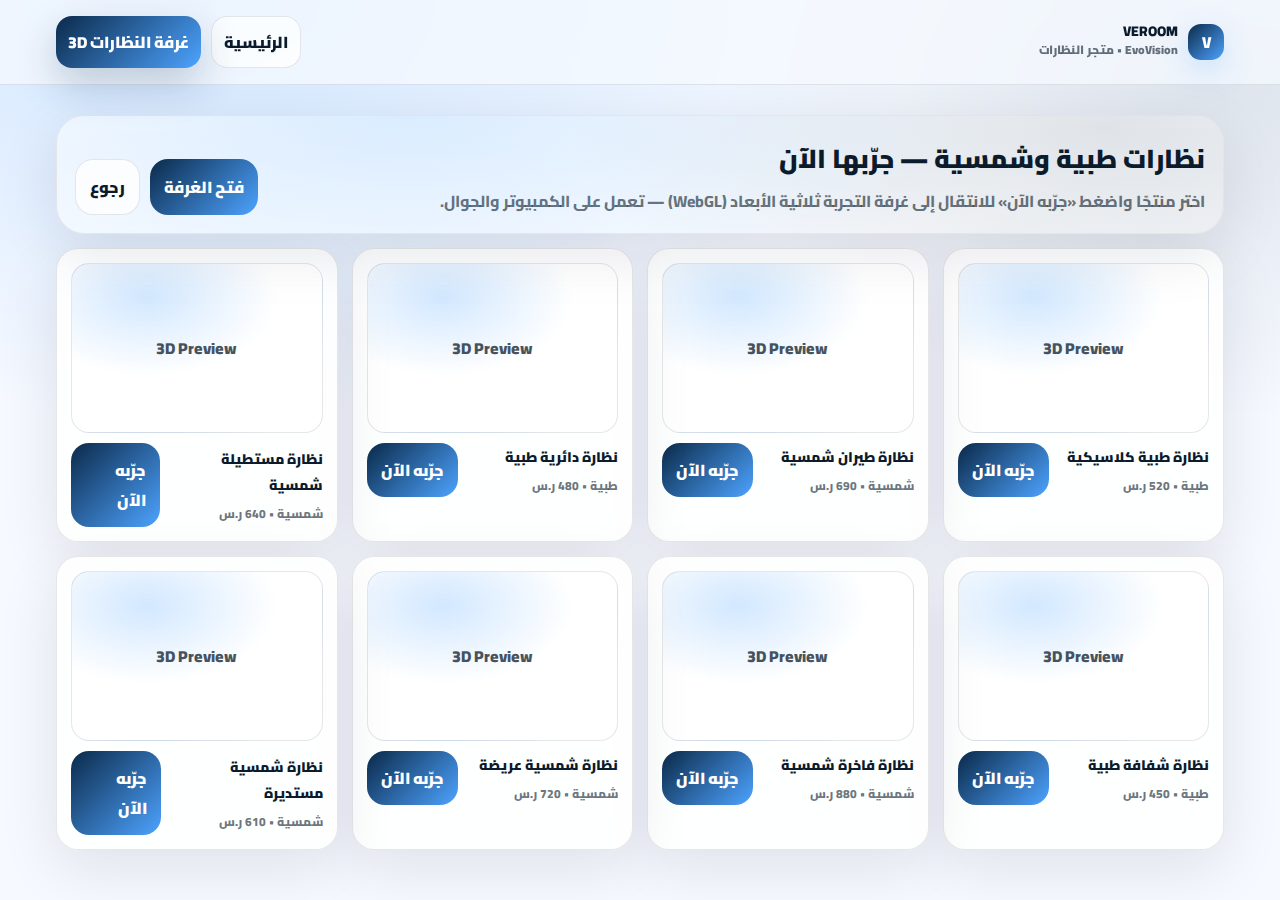
<file: store-eyewear.html>
<!doctype html>
<html lang="ar" dir="rtl">
<head>
  <meta charset="utf-8"/>
  <meta name="viewport" content="width=device-width, initial-scale=1, viewport-fit=cover"/>
  <title>VEROOM | متجر النظارات</title>
  <link href="https://fonts.googleapis.com/css2?family=Cairo:wght@400;700;800;900&display=swap" rel="stylesheet">
  <link rel="stylesheet" href="assets/style.css">
  <style>
    body{font-family:"Cairo",system-ui,-apple-system,"Segoe UI",Roboto,Arial}
    .products{display:grid;grid-template-columns:repeat(12,1fr);gap:14px;margin-top:14px}
    .p{grid-column:span 3}
    .ph{height:170px;border-radius:18px;border:1px solid var(--line);
        background: radial-gradient(200px 120px at 30% 20%, rgba(77,163,255,.25), transparent 65%),
                    linear-gradient(180deg, rgba(255,255,255,.95), rgba(255,255,255,.70));
        display:grid;place-items:center;font-weight:1000;color:rgba(11,27,43,.75)}
    .meta{display:flex;justify-content:space-between;align-items:center;gap:10px}
    @media (max-width:1020px){.p{grid-column:span 6}}
    @media (max-width:560px){.p{grid-column:span 12}}
  </style>
</head>
<body>
  <div class="topbar">
    <div class="container nav">
      <div class="brand">
        <div class="vmark"><span>V</span></div>
        <div>
          <div style="font-size:14px;line-height:1;font-weight:1000">VEROOM</div>
          <div class="kicker">EvoVision • متجر النظارات</div>
        </div>
      </div>
      <div class="btnRow">
        <a class="pill" href="index.html">الرئيسية</a>
        <a class="pill primary" href="room-eyewear.html">غرفة النظارات 3D</a>
      </div>
    </div>
  </div>

  <main class="container">
    <section class="hero">
      <div class="bg"></div>
      <div class="content">
        <div>
          <h1>نظارات طبية وشمسية — جرّبها الآن</h1>
          <p>اختر منتجًا واضغط «جرّبه الآن» للانتقال إلى غرفة التجربة ثلاثية الأبعاد (WebGL) — تعمل على الكمبيوتر والجوال.</p>
        </div>
        <div class="btnRow">
          <a class="btn primary" href="room-eyewear.html">فتح الغرفة</a>
          <a class="btn" href="index.html">رجوع</a>
        </div>
      </div>
    </section>

    <section class="products" id="grid"></section>
  </main>

  <div class="toast" id="toast">—</div>

  <script>
    const catalog = [
      {id:'g1', name:'نظارة طبية كلاسيكية', price:'520 ر.س', type:'طبية'},
      {id:'g2', name:'نظارة طيران شمسية',   price:'690 ر.س', type:'شمسية'},
      {id:'g3', name:'نظارة دائرية طبية',   price:'480 ر.س', type:'طبية'},
      {id:'g4', name:'نظارة مستطيلة شمسية', price:'640 ر.س', type:'شمسية'},
      {id:'g5', name:'نظارة شفافة طبية',    price:'450 ر.س', type:'طبية'},
      {id:'g6', name:'نظارة فاخرة شمسية',   price:'880 ر.س', type:'شمسية'},
      {id:'g7', name:'نظارة شمسية عريضة',   price:'720 ر.س', type:'شمسية'},
      {id:'g8', name:'نظارة شمسية مستديرة', price:'610 ر.س', type:'شمسية'},
    ];
    const grid = document.getElementById('grid');
    grid.innerHTML = catalog.map(p=>`
      <div class="card pad p">
        <div class="ph">3D Preview</div>
        <div class="meta" style="margin-top:10px">
          <div>
            <div class="title" style="font-size:14px">${p.name}</div>
            <div class="sub">${p.type} • ${p.price}</div>
          </div>
          <a class="btn primary" href="room-eyewear.html?product=${p.id}">جرّبه الآن</a>
        </div>
      </div>
    `).join('');
  </script>
</body>
</html>
</file>
<file: VEROOM_GitHubPages_MVP/assets/style.css>
:root{
  --bg:#F6F9FF;
  --card:#FFFFFF;
  --line:rgba(15,23,42,.10);
  --text:#0B1B2B;
  --muted:rgba(11,27,43,.62);
  --p1:#0B2A4A;
  --p2:#4DA3FF;
  --shadow: 0 18px 60px rgba(15,23,42,.10);
  --r:22px;
}
*{box-sizing:border-box}
html,body{height:100%}
body{
  margin:0;
  font-family: system-ui, -apple-system, "Segoe UI", Roboto, "Cairo", Arial;
  background:
    radial-gradient(1200px 700px at 15% 0%, rgba(77,163,255,.22), transparent 60%),
    radial-gradient(900px 600px at 95% 10%, rgba(11,42,74,.10), transparent 55%),
    var(--bg);
  color:var(--text);
}
a{color:inherit;text-decoration:none}
.container{max-width:1200px;margin:0 auto;padding:16px}
.topbar{
  position:sticky;top:0;z-index:50;
  backdrop-filter: blur(14px);
  background: rgba(246,249,255,.74);
  border-bottom:1px solid var(--line);
}
.nav{display:flex;align-items:center;justify-content:space-between;gap:12px}
.brand{display:flex;align-items:center;gap:10px;font-weight:900}
.vmark{
  width:36px;height:36px;border-radius:13px;
  background: linear-gradient(135deg, var(--p1), var(--p2));
  display:grid;place-items:center;
  box-shadow: 0 10px 30px rgba(77,163,255,.25);
}
.vmark span{color:white;font-weight:1000;font-size:16px}
.pill{
  padding:10px 12px;border-radius:16px;border:1px solid var(--line);
  background: rgba(255,255,255,.72);
  font-weight:900;
  display:inline-flex;gap:8px;align-items:center;
  cursor:pointer;
  user-select:none;
}
.pill.primary{
  border:none;color:white;
  background: linear-gradient(135deg, var(--p1), var(--p2));
  box-shadow: 0 16px 40px rgba(11,42,74,.22);
}
.badge{
  display:inline-flex;align-items:center;justify-content:center;
  min-width:22px;height:22px;border-radius:999px;
  background: rgba(77,163,255,.18);
  border:1px solid rgba(77,163,255,.35);
  font-weight:1000;color:var(--p1);padding:0 8px;font-size:12px;
}
.card{background:rgba(255,255,255,.90);border:1px solid var(--line);border-radius:var(--r);box-shadow:var(--shadow)}
.pad{padding:14px}
.hero{
  margin-top:14px;border-radius:28px;overflow:hidden;position:relative;
  background: linear-gradient(180deg, rgba(255,255,255,.92), rgba(255,255,255,.78));
  border:1px solid var(--line);
  box-shadow: var(--shadow);
}
.hero .bg{position:absolute;inset:0;
  background:
    radial-gradient(1000px 340px at 30% 0%, rgba(77,163,255,.20), transparent 60%),
    radial-gradient(900px 360px at 90% 10%, rgba(11,42,74,.12), transparent 60%);
}
.hero .content{position:relative;z-index:2;padding:18px;display:flex;gap:16px;flex-wrap:wrap;align-items:flex-end;justify-content:space-between}
h1{margin:0;font-size:26px;font-weight:1000}
p{margin:6px 0 0;color:var(--muted);font-weight:800;line-height:1.6;max-width:820px}
.grid{display:grid;grid-template-columns: repeat(12, 1fr); gap:14px; margin-top:14px}
.tile{grid-column: span 3; padding:14px; border-radius:22px; border:1px solid var(--line); background:rgba(11,42,74,.02); cursor:pointer; display:flex; gap:12px; align-items:center}
.tile:hover{background:rgba(77,163,255,.09)}
.logo{
  width:54px;height:54px;border-radius:18px;border:1px solid var(--line);
  display:grid;place-items:center;
  background: linear-gradient(180deg, rgba(255,255,255,.95), rgba(255,255,255,.70));
}
.logo b{font-size:16px;color:var(--p1)}
.kicker{color:var(--muted);font-weight:1000;font-size:12px}
.title{font-weight:1000;font-size:16px;margin:0}
.sub{color:var(--muted);font-weight:850;font-size:12px;line-height:1.6;margin-top:6px}
.hr{height:1px;background:var(--line);margin:10px 0}
.btn{padding:12px 14px;border-radius:18px;border:1px solid var(--line);background:rgba(255,255,255,.78);font-weight:1000;cursor:pointer;display:inline-flex;gap:8px;align-items:center;justify-content:center;user-select:none}
.btn.primary{border:none;color:white;background:linear-gradient(135deg,var(--p1),var(--p2))}
.btnRow{display:flex;gap:10px;flex-wrap:wrap}
.viewer{grid-column: span 8; min-height:700px; overflow:hidden; position:relative; border-radius:22px}
.sidebar{grid-column: span 4}
@media (max-width: 1020px){
  .tile{grid-column: span 6}
  .viewer{grid-column: span 12; min-height:620px}
  .sidebar{grid-column: span 12}
}
@media (max-width: 560px){
  .tile{grid-column: span 12}
  h1{font-size:22px}
}
.toast{
  position:fixed;left:50%;transform:translateX(-50%);bottom:18px;z-index:999;
  background:rgba(255,255,255,.94);border:1px solid var(--line);border-radius:18px;
  padding:12px 14px;box-shadow:var(--shadow);display:none;font-weight:1000;
}
</file>
<file: assets/style.css>
:root{
  --bg:#F6F9FF;
  --card:#FFFFFF;
  --line:rgba(15,23,42,.10);
  --text:#0B1B2B;
  --muted:rgba(11,27,43,.62);
  --p1:#0B2A4A;
  --p2:#4DA3FF;
  --shadow: 0 18px 60px rgba(15,23,42,.10);
  --r:22px;
}
*{box-sizing:border-box}
html,body{height:100%}
body{
  margin:0;
  font-family: system-ui, -apple-system, "Segoe UI", Roboto, "Cairo", Arial;
  background:
    radial-gradient(1200px 700px at 15% 0%, rgba(77,163,255,.22), transparent 60%),
    radial-gradient(900px 600px at 95% 10%, rgba(11,42,74,.10), transparent 55%),
    var(--bg);
  color:var(--text);
}
a{color:inherit;text-decoration:none}
.container{max-width:1200px;margin:0 auto;padding:16px}
.topbar{
  position:sticky;top:0;z-index:50;
  backdrop-filter: blur(14px);
  background: rgba(246,249,255,.74);
  border-bottom:1px solid var(--line);
}
.nav{display:flex;align-items:center;justify-content:space-between;gap:12px}
.brand{display:flex;align-items:center;gap:10px;font-weight:900}
.vmark{
  width:36px;height:36px;border-radius:13px;
  background: linear-gradient(135deg, var(--p1), var(--p2));
  display:grid;place-items:center;
  box-shadow: 0 10px 30px rgba(77,163,255,.25);
}
.vmark span{color:white;font-weight:1000;font-size:16px}
.pill{
  padding:10px 12px;border-radius:16px;border:1px solid var(--line);
  background: rgba(255,255,255,.72);
  font-weight:900;
  display:inline-flex;gap:8px;align-items:center;
  cursor:pointer;
  user-select:none;
}
.pill.primary{
  border:none;color:white;
  background: linear-gradient(135deg, var(--p1), var(--p2));
  box-shadow: 0 16px 40px rgba(11,42,74,.22);
}
.badge{
  display:inline-flex;align-items:center;justify-content:center;
  min-width:22px;height:22px;border-radius:999px;
  background: rgba(77,163,255,.18);
  border:1px solid rgba(77,163,255,.35);
  font-weight:1000;color:var(--p1);padding:0 8px;font-size:12px;
}
.card{background:rgba(255,255,255,.90);border:1px solid var(--line);border-radius:var(--r);box-shadow:var(--shadow)}
.pad{padding:14px}
.hero{
  margin-top:14px;border-radius:28px;overflow:hidden;position:relative;
  background: linear-gradient(180deg, rgba(255,255,255,.92), rgba(255,255,255,.78));
  border:1px solid var(--line);
  box-shadow: var(--shadow);
}
.hero .bg{position:absolute;inset:0;
  background:
    radial-gradient(1000px 340px at 30% 0%, rgba(77,163,255,.20), transparent 60%),
    radial-gradient(900px 360px at 90% 10%, rgba(11,42,74,.12), transparent 60%);
}
.hero .content{position:relative;z-index:2;padding:18px;display:flex;gap:16px;flex-wrap:wrap;align-items:flex-end;justify-content:space-between}
h1{margin:0;font-size:26px;font-weight:1000}
p{margin:6px 0 0;color:var(--muted);font-weight:800;line-height:1.6;max-width:820px}
.grid{display:grid;grid-template-columns: repeat(12, 1fr); gap:14px; margin-top:14px}
.tile{grid-column: span 3; padding:14px; border-radius:22px; border:1px solid var(--line); background:rgba(11,42,74,.02); cursor:pointer; display:flex; gap:12px; align-items:center}
.tile:hover{background:rgba(77,163,255,.09)}
.logo{
  width:54px;height:54px;border-radius:18px;border:1px solid var(--line);
  display:grid;place-items:center;
  background: linear-gradient(180deg, rgba(255,255,255,.95), rgba(255,255,255,.70));
}
.logo b{font-size:16px;color:var(--p1)}
.kicker{color:var(--muted);font-weight:1000;font-size:12px}
.title{font-weight:1000;font-size:16px;margin:0}
.sub{color:var(--muted);font-weight:850;font-size:12px;line-height:1.6;margin-top:6px}
.hr{height:1px;background:var(--line);margin:10px 0}
.btn{padding:12px 14px;border-radius:18px;border:1px solid var(--line);background:rgba(255,255,255,.78);font-weight:1000;cursor:pointer;display:inline-flex;gap:8px;align-items:center;justify-content:center;user-select:none}
.btn.primary{border:none;color:white;background:linear-gradient(135deg,var(--p1),var(--p2))}
.btnRow{display:flex;gap:10px;flex-wrap:wrap}
.viewer{grid-column: span 8; min-height:700px; overflow:hidden; position:relative; border-radius:22px}
.sidebar{grid-column: span 4}
@media (max-width: 1020px){
  .tile{grid-column: span 6}
  .viewer{grid-column: span 12; min-height:620px}
  .sidebar{grid-column: span 12}
}
@media (max-width: 560px){
  .tile{grid-column: span 12}
  h1{font-size:22px}
}
.toast{
  position:fixed;left:50%;transform:translateX(-50%);bottom:18px;z-index:999;
  background:rgba(255,255,255,.94);border:1px solid var(--line);border-radius:18px;
  padding:12px 14px;box-shadow:var(--shadow);display:none;font-weight:1000;
}
</file>
